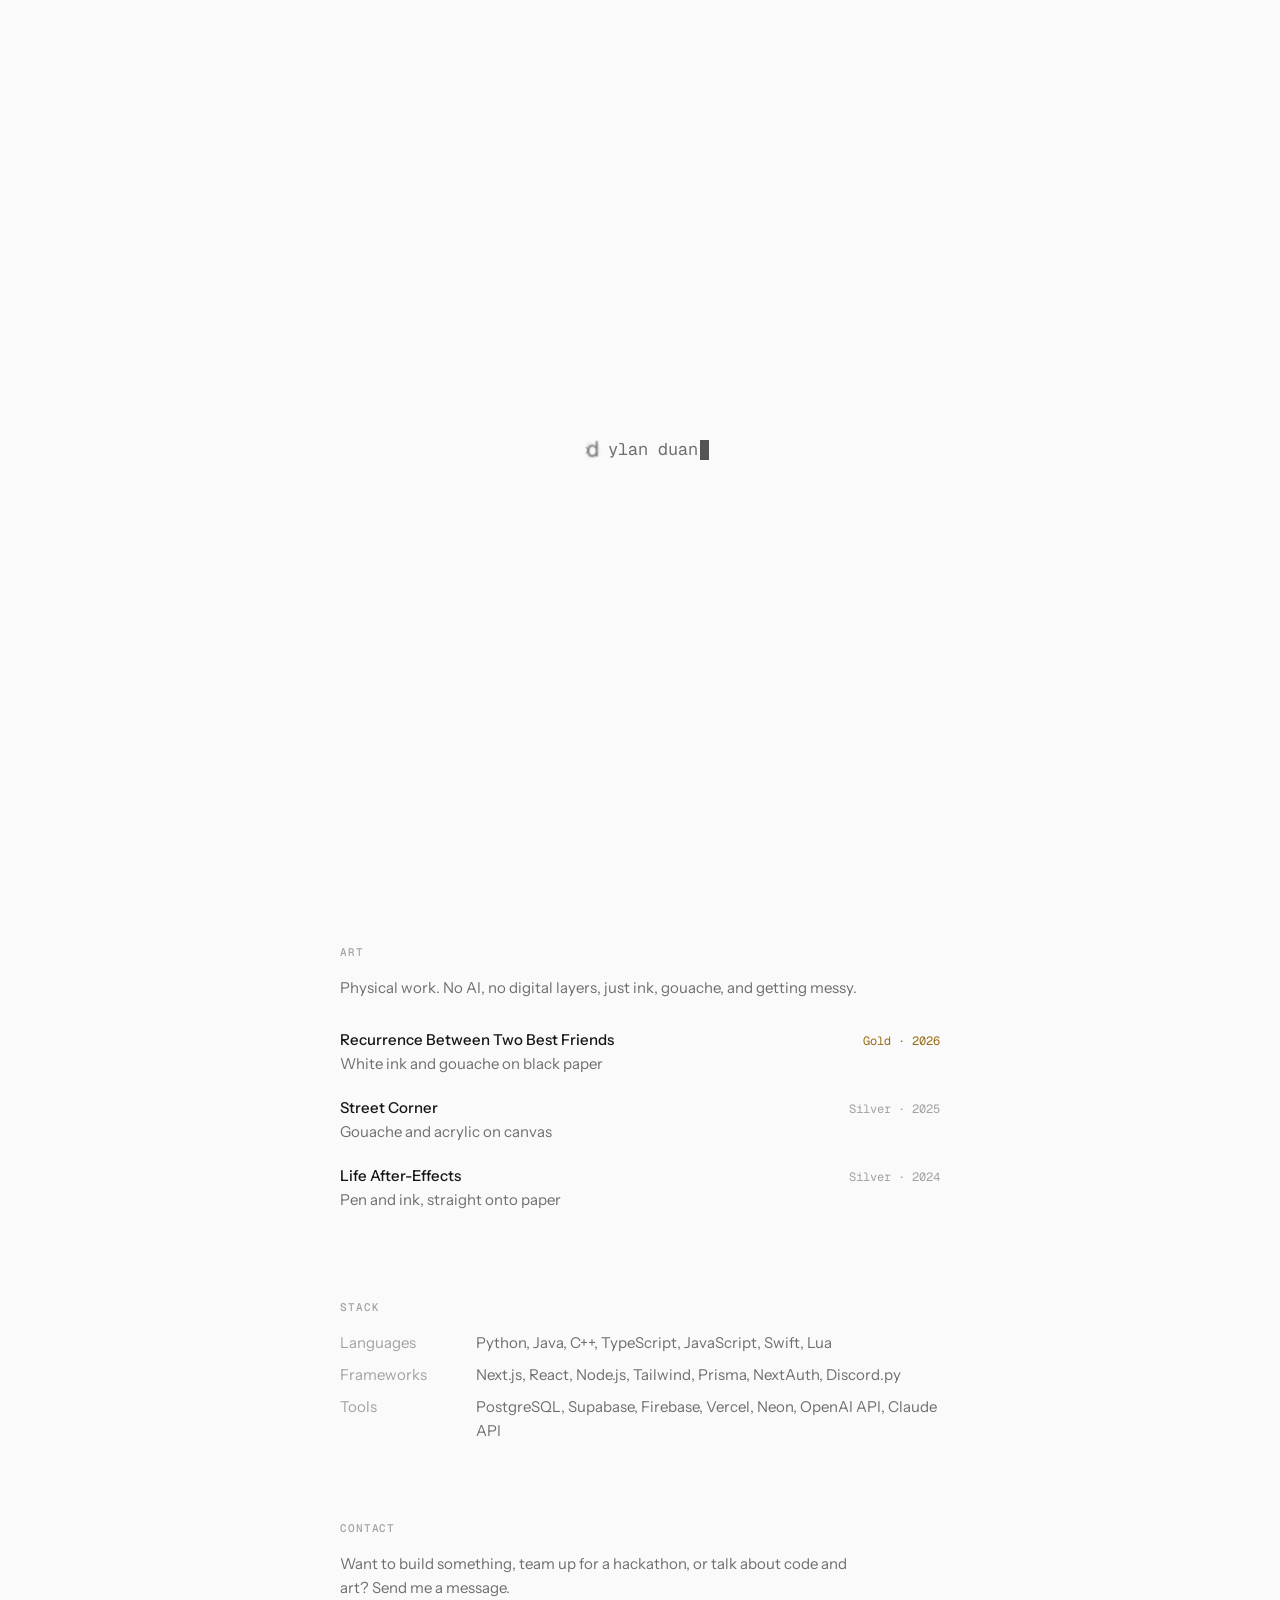
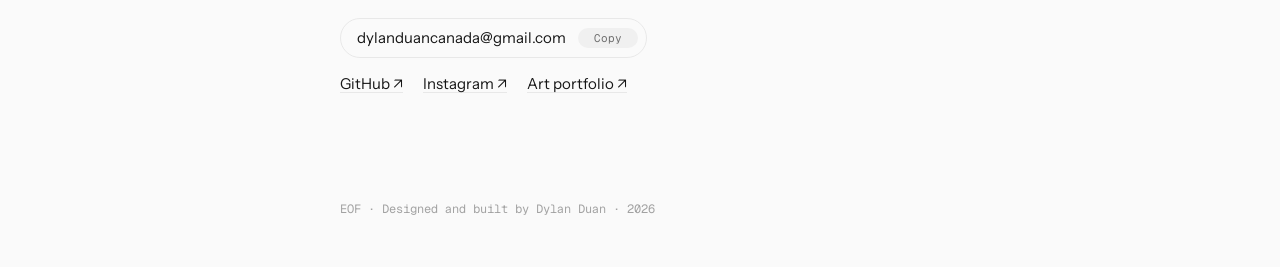
<file: mockups/index.html>
<!DOCTYPE html>
<html lang="en">

<head>
    <meta charset="UTF-8" />
    <meta name="viewport" content="width=device-width, initial-scale=1.0" />
    <title>Dylan Duan</title>
    <meta name="description" content="Dylan Duan: software engineer and artist. Gold Medal, Carrousel du Louvre 2026." />
    <link rel="preconnect" href="https://fonts.googleapis.com">
    <link rel="preconnect" href="https://fonts.gstatic.com" crossorigin>
    <link href="https://fonts.googleapis.com/css2?family=Instrument+Sans:wght@400;500;600&family=Geist+Mono:wght@400;500&display=swap" rel="stylesheet">
    <link rel="stylesheet" href="minimal.css" />
    <link rel="icon" type="image/svg+xml" href="../favicon.svg" />
    <!-- Pre-paint: hide load-in elements only if JS runs and motion is allowed. Failsafe after 3s. -->
    <script>
        (function () {
            var d = document.documentElement;
            if (matchMedia('(prefers-reduced-motion: reduce)').matches) return;
            d.classList.add('motion');
            var seen = false;
            try { seen = sessionStorage.getItem('dd-intro') === '1'; } catch (e) {}
            var intro = !seen && !location.hash;
            if (intro) d.classList.add('is-intro');
            // failsafe: never leave the page hidden if a script fails
            setTimeout(function () { d.classList.add('ready'); d.classList.remove('is-intro'); }, intro ? 7000 : 3000);
        })();
    </script>
</head>

<body>
    <div class="page">

        <header class="top" data-in style="--i:0; --y:5px">
            <a href="#" class="me">Dylan Duan</a>
            <nav class="nav" aria-label="Sections">
                <a href="#work">Work</a>
                <a href="#art">Art</a>
                <a href="#contact">Contact</a>
                <button type="button" class="kbd-btn" id="kOpen" aria-label="Open command menu"
                    data-note="⌘K: 100ms scale(.96) + fade from the top edge. Measured on Family's dropdowns: opacity 0.1s, transform 0.1s, scale .96.">⌘K</button>
            </nav>
        </header>

        <main>
            <section class="intro" aria-label="Introduction">
                <h1 data-in style="--i:1; --y:24px"
                    data-note="Hero blur-in, copied from Linear: opacity 0, blur(10px), translateY 24.8px → settled, 700ms cubic-bezier(.32,.72,0,1). Big text travels further than small text.">
                    I build apps, web platforms, and AI tools.
                    <span class="muted">I also paint, and one piece hung in the Louvre.</span>
                </h1>
                <p class="lede" data-in style="--i:2; --y:10px">
                    Mostly learned to code by breaking stuff until it worked. Huge nerd for VEX Robotics
                    (Team 77174A, “Holy Airball!”). Off the screen, ink and gouache.
                </p>
                <p class="award" data-in style="--i:3; --y:5px">
                    <span class="medal" aria-hidden="true"></span>
                    Médaille d'Or, Carrousel du Louvre, Paris · January 2026
                </p>
            </section>

            <section id="work" class="block" data-reveal>
                <h2 class="label">Work</h2>
                <ul class="rows" id="workRows"
                    data-note="Hover highlight slides between rows: 150ms cubic-bezier(.4,0,.2,1), Vercel's most-used UI transition. Click a row: height opens over 300ms cubic-bezier(.25,1,.5,1), Stripe's most-used curve (654 elements).">
                    <li class="row" data-row>
                        <button class="row-head" type="button" aria-expanded="false">
                            <span class="r-name">SparkVEX</span>
                            <span class="r-desc">VEX scouting with Bayesian alliance picks</span>
                            <span class="r-meta">TypeScript</span>
                        </button>
                        <div class="row-body"><div class="row-inner">
                            <p>Production-ready scouting platform. Bayesian probability model for alliance picks, chess-style ELO ratings with uncertainty, skills rankings, team chat, task boards, and live data from competition feeds. Predicted our rank within a 2% margin.</p>
                            <p class="row-links"><a href="https://spark-vex-app.vercel.app" target="_blank" rel="noopener">Live demo ↗</a><a href="https://github.com/Kiddo4993/Spark-Vex-App" target="_blank" rel="noopener">Source ↗</a><span class="mono" data-stars="Spark-Vex-App"></span></p>
                        </div></div>
                    </li>
                    <li class="row" data-row>
                        <button class="row-head" type="button" aria-expanded="false">
                            <span class="r-name">Lineage</span>
                            <span class="r-desc">A calm place for artists to show their work</span>
                            <span class="r-meta">TypeScript</span>
                        </button>
                        <div class="row-body"><div class="row-inner">
                            <p>An art-focused creative app and my newest project. Built for artists who want a clean, distraction-free space to showcase and organize their work.</p>
                            <p class="row-links"><a href="https://github.com/Kiddo4993/Lineage" target="_blank" rel="noopener">Source ↗</a></p>
                        </div></div>
                    </li>
                    <li class="row" data-row>
                        <button class="row-head" type="button" aria-expanded="false">
                            <span class="r-name">SaintThunderBird</span>
                            <span class="r-desc">Tutoring for First Nations students</span>
                            <span class="r-meta">JavaScript</span>
                        </button>
                        <div class="row-body"><div class="row-inner">
                            <p>Student and tutor dashboards, auto-generated Zoom links, and a full admin backend, all built from scratch.</p>
                            <p class="row-links"><a href="https://saint-thunder-bird-tutoring-xi.vercel.app" target="_blank" rel="noopener">Live ↗</a><a href="https://github.com/Kiddo4993/SaintThunderBirdTutoring" target="_blank" rel="noopener">Source ↗</a></p>
                        </div></div>
                    </li>
                    <li class="row" data-row>
                        <button class="row-head" type="button" aria-expanded="false">
                            <span class="r-name">Sanctum</span>
                            <span class="r-desc">A Bible app that feels good to use</span>
                            <span class="r-meta">Swift</span>
                        </button>
                        <div class="row-body"><div class="row-inner">
                            <p>Social-feed UX, GPT-4o verse breakdowns, ElevenLabs audio narration, and built-in group chats.</p>
                            <p class="row-links"><a href="https://github.com/Kiddo4993/Sanctum" target="_blank" rel="noopener">Source ↗</a></p>
                        </div></div>
                    </li>
                    <li class="row" data-row>
                        <button class="row-head" type="button" aria-expanded="false">
                            <span class="r-name">Discord AI Bot</span>
                            <span class="r-desc">Claude API with a personality problem</span>
                            <span class="r-meta">Python</span>
                        </button>
                        <div class="row-body"><div class="row-inner">
                            <p>A Discord bot wired into the Claude API, with absurdly detailed system prompts so it acts like an actual unhinged person instead of a boring assistant.</p>
                            <p class="row-links"><a href="https://github.com/Kiddo4993/Discord-Bot-Imbued-With-AI-Claude-API-" target="_blank" rel="noopener">Source ↗</a></p>
                        </div></div>
                    </li>
                    <li class="row" data-row>
                        <button class="row-head" type="button" aria-expanded="false">
                            <span class="r-name">FutureMe VentureLift</span>
                            <span class="r-desc">Hackathon: mentors and simulated startups</span>
                            <span class="r-meta">HTML</span>
                        </button>
                        <div class="row-body"><div class="row-inner">
                            <p>A career discovery platform that matches students with mentors and simulates real startup experiences to build entrepreneurship skills.</p>
                            <p class="row-links"><a href="https://github.com/Kiddo4993/FutureMe-Venturelift" target="_blank" rel="noopener">Source ↗</a></p>
                        </div></div>
                    </li>
                    <li class="row" data-row>
                        <button class="row-head" type="button" aria-expanded="false">
                            <span class="r-name">Clash Royale Tracker</span>
                            <span class="r-desc">Live card stats, because I play too much</span>
                            <span class="r-meta">JavaScript</span>
                        </button>
                        <div class="row-body"><div class="row-inner">
                            <p>Pulls real-time card stats from the official API, tracks the meta, and saves decks. Current deck: Miner Poison. Yes, I'm that guy.</p>
                            <p class="row-links"><a href="https://github.com/Kiddo4993/Clash-Royale-Website-with-API-KEYS" target="_blank" rel="noopener">Source ↗</a></p>
                        </div></div>
                    </li>
                </ul>
            </section>

            <section id="art" class="block" data-reveal>
                <h2 class="label">Art</h2>
                <p class="section-note">Physical work. No AI, no digital layers, just ink, gouache, and getting messy.</p>
                <ul class="rows" id="artRows"
                    data-note="Hover a title: a preview follows the cursor at a 0.15 lerp and appears with scale .96 → 1 over 200ms cubic-bezier(.23,1,.32,1), Raycast's and darkroom's curve. Placeholder plates; swap in photos.">
                    <li class="row" data-plate="cosmic">
                        <a class="row-head" href="https://art-portfolio.dylanduan2010.dev/" target="_blank" rel="noopener">
                            <span class="r-name">Recurrence Between Two Best Friends</span>
                            <span class="r-desc">White ink and gouache on black paper</span>
                            <span class="r-meta gold">Gold · 2026</span>
                        </a>
                    </li>
                    <li class="row" data-plate="pop">
                        <a class="row-head" href="https://www.instagram.com/dylan_duan2010/" target="_blank" rel="noopener">
                            <span class="r-name">Street Corner</span>
                            <span class="r-desc">Gouache and acrylic on canvas</span>
                            <span class="r-meta">Silver · 2025</span>
                        </a>
                    </li>
                    <li class="row" data-plate="ink">
                        <a class="row-head" href="https://art-portfolio.dylanduan2010.dev/" target="_blank" rel="noopener">
                            <span class="r-name">Life After-Effects</span>
                            <span class="r-desc">Pen and ink, straight onto paper</span>
                            <span class="r-meta">Silver · 2024</span>
                        </a>
                    </li>
                </ul>
            </section>

            <section id="stack" class="block" data-reveal>
                <h2 class="label">Stack</h2>
                <dl class="stack">
                    <dt>Languages</dt><dd>Python, Java, C++, TypeScript, JavaScript, Swift, Lua</dd>
                    <dt>Frameworks</dt><dd>Next.js, React, Node.js, Tailwind, Prisma, NextAuth, Discord.py</dd>
                    <dt>Tools</dt><dd>PostgreSQL, Supabase, Firebase, Vercel, Neon, OpenAI API, Claude API</dd>
                </dl>
            </section>

            <section id="contact" class="block" data-reveal>
                <h2 class="label">Contact</h2>
                <p class="section-note">Want to build something, team up for a hackathon, or talk about code and art? Send me a message.</p>
                <div class="contact">
                    <button type="button" class="copy" id="copyEmail" data-email="dylanduancanada@gmail.com"
                        data-note="Copy swaps the label with a 200ms blur crossfade; ease-out at 0.2s is Family's most common transition (120 elements).">
                        <span class="copy-addr">dylanduancanada@gmail.com</span>
                        <span class="copy-state"><span class="s-idle">Copy</span><span class="s-done">Copied</span></span>
                    </button>
                    <p class="links">
                        <a href="https://github.com/Kiddo4993" target="_blank" rel="noopener">GitHub ↗</a>
                        <a href="https://www.instagram.com/dylan_duan2010/" target="_blank" rel="noopener">Instagram ↗</a>
                        <a href="https://art-portfolio.dylanduan2010.dev/" target="_blank" rel="noopener">Art portfolio ↗</a>
                    </p>
                </div>
            </section>
        </main>

        <footer class="foot mono">EOF · Designed and built by Dylan Duan · 2026</footer>
    </div>

    <!-- intro overlay (filled by intro.js) -->
    <div id="intro" aria-hidden="true"></div>

    <!-- art hover preview -->
    <div class="preview" id="preview" aria-hidden="true">
        <div class="plate" data-plate="cosmic"></div>
        <div class="plate" data-plate="pop"></div>
        <div class="plate" data-plate="ink"></div>
    </div>

    <!-- ⌘K -->
    <div class="k" id="k" hidden>
        <div class="k-scrim" data-close></div>
        <div class="k-panel" role="dialog" aria-label="Command menu">
            <input id="kInput" type="text" placeholder="Type a command" autocomplete="off" aria-label="Filter commands" aria-controls="kList">
            <ul class="k-list" id="kList" role="listbox"></ul>
        </div>
    </div>

    <!-- mockup only -->
    <div class="dock">
        <button type="button" class="notes-btn" onclick="window.replayIntro && window.replayIntro()">Replay intro</button>
        <button type="button" class="notes-btn" id="notesBtn" aria-pressed="false">Motion notes</button>
    </div>

    <script src="intro.js"></script>
    <script src="minimal.js"></script>
</body>

</html>
</file>
<file: mockups/minimal.css>
/* =========================================================
   Minimal portfolio — motion values measured from live sites
   (Playwright audit, Oct 2026). Source noted next to each.
   ========================================================= */

:root {
  --bg: #fafafa;
  --fg: #161616;
  --muted: #6e6e6e;
  --faint: #a2a2a2;
  --line: #e8e8e8;
  --hover: #f0f0f0;
  --panel: #ffffff;
  --accent: #9a6e18;           /* medal gold, used in three places only */

  --sans: "Instrument Sans", "Helvetica Neue", Helvetica, sans-serif;
  --mono: "Geist Mono", ui-monospace, "SF Mono", Menlo, monospace;

  /* measured curves */
  --ease-color: cubic-bezier(0.25, 0.46, 0.45, 0.94);  /* Linear: 0.1s / 0.16s on 334 elements */
  --ease-ui: cubic-bezier(0.4, 0, 0.2, 1);             /* Vercel: 0.1s / 0.15s */
  --ease-open: cubic-bezier(0.25, 1, 0.5, 1);          /* Stripe: 0.3s on 654 elements */
  --ease-sheet: cubic-bezier(0.32, 0.72, 0, 1);        /* Linear: 0.7s hero */
  --ease-pop: cubic-bezier(0.23, 1, 0.32, 1);          /* Raycast + darkroom */
}
@media (prefers-color-scheme: dark) {
  :root {
    --bg: #0b0b0b; --fg: #ececec; --muted: #8e8e8e; --faint: #565656;
    --line: #1e1e1e; --hover: #151515; --panel: #121212; --accent: #d6a94f;
    color-scheme: dark;
  }
}

* { box-sizing: border-box; margin: 0; padding: 0; }
html { -webkit-text-size-adjust: 100%; scroll-behavior: smooth; }
body {
  background: var(--bg);
  color: var(--fg);
  font: 400 15px/1.6 var(--sans);
  -webkit-font-smoothing: antialiased;
  font-feature-settings: "ss01", "cv11";
}
::selection { background: var(--fg); color: var(--bg); }
a { color: inherit; text-decoration: none; }
button { font: inherit; color: inherit; background: none; border: 0; cursor: pointer; }
:focus-visible { outline: 1.5px solid var(--accent); outline-offset: 3px; border-radius: 3px; }
.mono { font-family: var(--mono); font-size: 12px; letter-spacing: 0; }

.page { max-width: 640px; margin: 0 auto; padding: 0 20px; }

/* ---------- header ---------- */
.top {
  display: flex; justify-content: space-between; align-items: center; gap: 1rem;
  padding-block: 28px;
}
.me { font-weight: 500; }
.nav { display: flex; align-items: center; gap: 18px; color: var(--muted); }
.nav a { transition: color 0.1s var(--ease-color); }
.nav a:hover { color: var(--fg); }
.kbd-btn {
  font-family: var(--mono); font-size: 11px; color: var(--muted);
  border: 1px solid var(--line); border-radius: 5px; padding: 1px 6px;
  transition: color 0.1s var(--ease-color), border-color 0.1s var(--ease-color);
}
.kbd-btn:hover { color: var(--fg); border-color: var(--faint); }

/* ---------- intro ---------- */
.intro { padding-block: 12vh 72px; display: grid; gap: 22px; }
h1 {
  font-size: clamp(24px, 4.4vw, 32px); line-height: 1.22; font-weight: 500; letter-spacing: -0.022em;
  max-width: 22ch; text-wrap: balance;
}
h1 .muted { color: var(--faint); }
.lede { color: var(--muted); max-width: 52ch; }
.award { display: flex; align-items: center; gap: 10px; font-size: 13px; color: var(--muted); }
.medal { width: 7px; height: 7px; border-radius: 50%; background: var(--accent); flex: none; }

/* ---------- sections ---------- */
.block { padding-block: 40px; }
.label {
  font: 500 11px/1 var(--mono); text-transform: uppercase; letter-spacing: 0.08em; color: var(--faint);
  margin-bottom: 18px;
}
.section-note { color: var(--muted); margin-bottom: 18px; max-width: 52ch; }

/* ---------- rows + hover highlight ---------- */
.rows { list-style: none; position: relative; margin-inline: -12px; }
.row { position: relative; z-index: 1; }
.row-head {
  width: 100%; text-align: left;
  display: grid; grid-template-columns: minmax(0, 12.5rem) minmax(0, 1fr) auto; gap: 16px; align-items: baseline;
  padding: 10px 12px; border-radius: 8px;
}
.r-name { font-weight: 500; white-space: nowrap; overflow: hidden; text-overflow: ellipsis; }
.r-desc { color: var(--muted); white-space: nowrap; overflow: hidden; text-overflow: ellipsis; transition: color 0.1s var(--ease-color); }
.r-meta { font: 12px var(--mono); color: var(--faint); white-space: nowrap; }
.r-meta.gold { color: var(--accent); }
.row-head:hover .r-desc, .row-head[aria-expanded="true"] .r-desc { color: var(--fg); }
/* art titles are long: name + medal on line one, medium underneath */
#artRows .row-head { grid-template-columns: minmax(0, 1fr) auto; row-gap: 0; }
#artRows .r-name { white-space: normal; }
#artRows .r-desc { grid-column: 1 / -1; grid-row: 2; }
@media (max-width: 560px) {
  .row-head { grid-template-columns: minmax(0, 1fr) auto; row-gap: 0; }
  .r-desc { grid-column: 1 / -1; grid-row: 2; white-space: normal; }
}

.highlight {
  position: absolute; left: 0; right: 0; top: 0; height: 0; z-index: 0;
  background: var(--hover); border-radius: 8px; pointer-events: none; opacity: 0;
  transition: transform 0.15s var(--ease-ui), height 0.15s var(--ease-ui), opacity 0.15s var(--ease-ui);
}
.highlight.no-slide { transition: opacity 0.15s var(--ease-ui); }

/* expand: grid-rows 0fr → 1fr (Stripe curve) */
.row-body { display: grid; grid-template-rows: 0fr; transition: grid-template-rows 0.3s var(--ease-open); }
.row.open .row-body { grid-template-rows: 1fr; }
.row-inner {
  min-height: 0; overflow: hidden; padding-inline: 12px; color: var(--muted);
  opacity: 0; filter: blur(4px);
  transition: opacity 0.2s var(--ease-open), filter 0.2s var(--ease-open);
}
.row.open .row-inner { opacity: 1; filter: none; transition-delay: 0.05s; }
.row-inner p { max-width: 54ch; }
.row-inner p:first-child { padding-top: 2px; }
.row-links { display: flex; flex-wrap: wrap; gap: 18px; align-items: baseline; padding-block: 10px 16px; }
.row-links a, .links a {
  color: var(--fg);
  text-decoration: underline; text-decoration-color: var(--line); text-underline-offset: 3px; text-decoration-thickness: 1px;
  transition: text-decoration-color 0.24s ease;   /* paco.me: 0.24s ease on text-decoration-color */
}
.row-links a:hover, .links a:hover { text-decoration-color: var(--fg); }

/* ---------- stack ---------- */
.stack { display: grid; grid-template-columns: 7.5rem minmax(0, 1fr); gap: 8px 16px; }
.stack dt { color: var(--faint); }
.stack dd { color: var(--muted); }
@media (max-width: 560px) { .stack { grid-template-columns: 1fr; gap: 2px; } .stack dd { margin-bottom: 10px; } }

/* ---------- contact ---------- */
.contact { display: grid; gap: 14px; }
.copy {
  justify-self: start; display: inline-flex; align-items: center; gap: 12px;
  border: 1px solid var(--line); border-radius: 999px; padding: 7px 8px 7px 16px;
  transition: border-color 0.15s var(--ease-ui);
}
.copy:hover { border-color: var(--faint); }
.copy:active { transform: scale(0.98); transition: transform 0.1s var(--ease-ui); }
.copy-state {
  position: relative; display: inline-grid; font: 11px var(--mono); color: var(--muted);
  background: var(--hover); border-radius: 999px; padding: 3px 9px;
}
.copy-state > span { grid-area: 1 / 1; text-align: center; transition: opacity 0.2s ease-out, filter 0.2s ease-out, transform 0.2s ease-out; }
.copy-state .s-done { opacity: 0; filter: blur(4px); transform: translateY(4px); color: var(--accent); }
.copy.done .s-idle { opacity: 0; filter: blur(4px); transform: translateY(-4px); }
.copy.done .s-done { opacity: 1; filter: none; transform: none; }
.links { display: flex; flex-wrap: wrap; gap: 20px; }

.foot { color: var(--faint); padding-block: 64px 48px; }

/* ---------- load-in (Linear) ---------- */
.motion [data-in] { opacity: 0; filter: blur(10px); transform: translateY(var(--y, 10px)); }
.motion.ready [data-in] {
  opacity: 1; filter: blur(0); transform: none;
  transition: opacity 0.7s var(--ease-sheet), filter 0.7s var(--ease-sheet), transform 0.7s var(--ease-sheet);
  transition-delay: calc(var(--i, 0) * 90ms);
}
/* scroll reveal: once per section, small travel, capped stagger */
.motion [data-reveal] .label,
.motion [data-reveal] .section-note,
.motion [data-reveal] .row,
.motion [data-reveal] .stack,
.motion [data-reveal] .contact { opacity: 0; filter: blur(6px); transform: translateY(8px); }
.motion [data-reveal].seen .label,
.motion [data-reveal].seen .section-note,
.motion [data-reveal].seen .row,
.motion [data-reveal].seen .stack,
.motion [data-reveal].seen .contact {
  opacity: 1; filter: blur(0); transform: none;
  transition: opacity 0.7s var(--ease-sheet), filter 0.7s var(--ease-sheet), transform 0.7s var(--ease-sheet);
  transition-delay: calc(var(--d, 0) * 1ms);
}

/* ---------- art preview ---------- */
.preview {
  position: fixed; left: 0; top: 0; z-index: 50; width: 200px; aspect-ratio: 4 / 5;
  pointer-events: none; border-radius: 6px; overflow: hidden;
  opacity: 0; transform: translate3d(-999px, -999px, 0) scale(0.96);
  transition: opacity 0.2s var(--ease-pop);
  box-shadow: 0 12px 32px -12px rgba(0, 0, 0, 0.35);
}
.preview.on { opacity: 1; }
.plate { position: absolute; inset: 0; opacity: 0; transition: opacity 0.15s var(--ease-pop); }
.plate.on { opacity: 1; }
.plate[data-plate="cosmic"] {
  background:
    radial-gradient(1.6px 1.6px at 22% 30%, #f5f5f5 99%, transparent),
    radial-gradient(1.2px 1.2px at 48% 18%, #f5f5f5 99%, transparent),
    radial-gradient(2px 2px at 70% 34%, #d6a94f 99%, transparent),
    radial-gradient(1.2px 1.2px at 60% 58%, #f5f5f5 99%, transparent),
    radial-gradient(1.6px 1.6px at 34% 66%, #f5f5f5 99%, transparent),
    radial-gradient(1px 1px at 82% 80%, #f5f5f5 99%, transparent),
    #070707;
}
.plate[data-plate="cosmic"]::after {
  content: ""; position: absolute; inset: 0;
  background: url("data:image/svg+xml,%3Csvg xmlns='http://www.w3.org/2000/svg' viewBox='0 0 100 125'%3E%3Cpath d='M22 37.5 48 22.5 70 42.5 60 72.5 34 82.5 22 37.5M48 22.5 60 72.5' fill='none' stroke='%23f5f5f5' stroke-width='.35' opacity='.6'/%3E%3C/svg%3E") center / 100% 100% no-repeat;
}
.plate[data-plate="pop"] {
  background:
    linear-gradient(90deg, transparent 0 10%, #1c1c1c 10% 32%, transparent 32% 38%, #262626 38% 60%, transparent 60% 66%, #1c1c1c 66% 92%, transparent 92%) bottom / 100% 55% no-repeat,
    linear-gradient(#e2611c, #c9972a 55%, #3a200c);
}
.plate[data-plate="ink"] {
  background:
    repeating-linear-gradient(45deg, rgba(20, 20, 20, 0.5) 0 1px, transparent 1px 6px),
    repeating-linear-gradient(-45deg, rgba(20, 20, 20, 0.3) 0 1px, transparent 1px 10px),
    #efede8;
}

/* ---------- ⌘K (Family dropdown values) ---------- */
.k { position: fixed; inset: 0; z-index: 100; display: grid; place-items: start center; padding: 18vh 16px 0; }
.k[hidden] { display: none; }
.k-scrim { position: absolute; inset: 0; background: color-mix(in srgb, var(--bg) 55%, transparent); }
.k-panel {
  position: relative; width: min(30rem, 100%); background: var(--panel);
  border: 1px solid var(--line); border-radius: 12px; overflow: hidden;
  box-shadow: 0 1px 0 rgba(0, 0, 0, 0.02), 0 24px 48px -16px rgba(0, 0, 0, 0.22);
  transform-origin: 50% 0;
  opacity: 0; transform: scale(0.96);
  transition: opacity 0.1s var(--ease-ui), transform 0.1s var(--ease-ui);
}
.k.in .k-panel { opacity: 1; transform: none; }
.k input {
  width: 100%; border: 0; border-bottom: 1px solid var(--line); background: transparent;
  color: var(--fg); font: inherit; padding: 14px 16px; outline: none;
}
.k input::placeholder { color: var(--faint); }
.k-list { list-style: none; padding: 6px; max-height: 50vh; overflow: auto; }
.k-list li { display: flex; justify-content: space-between; gap: 12px; padding: 8px 10px; border-radius: 7px; cursor: pointer; color: var(--muted); }
.k-list li small { font: 11px var(--mono); color: var(--faint); }
.k-list li[aria-selected="true"] { background: var(--hover); color: var(--fg); }

/* ---------- mockup notes ---------- */
.dock {
  position: fixed; right: 16px; bottom: calc(16px + env(safe-area-inset-bottom, 0px)); z-index: 90;
  display: flex; gap: 8px;
}
.notes-btn {
  font: 11px var(--mono); color: var(--muted); background: var(--panel);
  border: 1px solid var(--line); border-radius: 999px; padding: 7px 12px;
  transition: color 0.1s var(--ease-color), border-color 0.1s var(--ease-color);
}
.notes-btn:hover, .notes-btn[aria-pressed="true"] { color: var(--fg); border-color: var(--faint); }
.mnote {
  display: none; font: 11px/1.5 var(--mono); color: var(--accent);
  border-left: 1px solid var(--accent); padding: 2px 0 2px 10px; margin: 0 0 14px; max-width: 60ch;
}
.show-notes .mnote { display: block; }
.top .mnote { position: absolute; top: 72px; right: 20px; width: min(22rem, calc(100vw - 40px)); background: var(--bg); z-index: 5; }
.top { position: relative; }

/* ---------- intro: code becomes craft ---------- */
#intro { display: none; }
.is-intro #intro { display: grid; place-items: center; position: fixed; inset: 0; z-index: 200; }
.is-intro .me { opacity: 0; }                        /* the intro name lands here */
.intro-bg { position: absolute; inset: 0; background: var(--bg); }
.intro-stage { position: relative; display: grid; place-items: center; }
.intro-mono, .intro-name { grid-area: 1 / 1; white-space: nowrap; }
.intro-mono {
  position: relative; display: flex; align-items: baseline; gap: 0.6ch;
  font: 400 17px/1 var(--mono); color: var(--muted);
}
.intro-prompt { color: var(--faint); }
.intro-name {
  font-weight: 500; font-size: clamp(44px, 11vw, 96px); line-height: 1.05; letter-spacing: -0.035em;
  color: var(--fg);
}
.is-intro .c { display: inline-block; opacity: 0; will-change: transform, opacity, filter; }
.intro-caret {
  position: absolute; left: 0; top: -0.1em; width: 0.55em; height: 1.2em; background: var(--fg);
  transition: transform 60ms linear;
}
.intro-caret.blink { animation: caretBlink 380ms steps(1) 1; }
@keyframes caretBlink { 50% { opacity: 0; } }
.intro-ink { position: absolute; overflow: visible; pointer-events: none; }
.intro-ink path { fill: none; stroke: var(--fg); stroke-linecap: round; stroke-linejoin: round; }
.intro-ink .ink-a { stroke-width: 2.4; }
.intro-tag {
  position: absolute; left: 0; right: 0; text-align: center; white-space: nowrap; opacity: 0;
  font: 12px var(--mono); letter-spacing: 0.04em; color: var(--muted);
}

@media (prefers-reduced-motion: reduce) {
  #intro { display: none !important; }
  *, *::before, *::after { transition-duration: 1ms !important; transition-delay: 0s !important; }
  .preview { display: none; }
}
</file>
